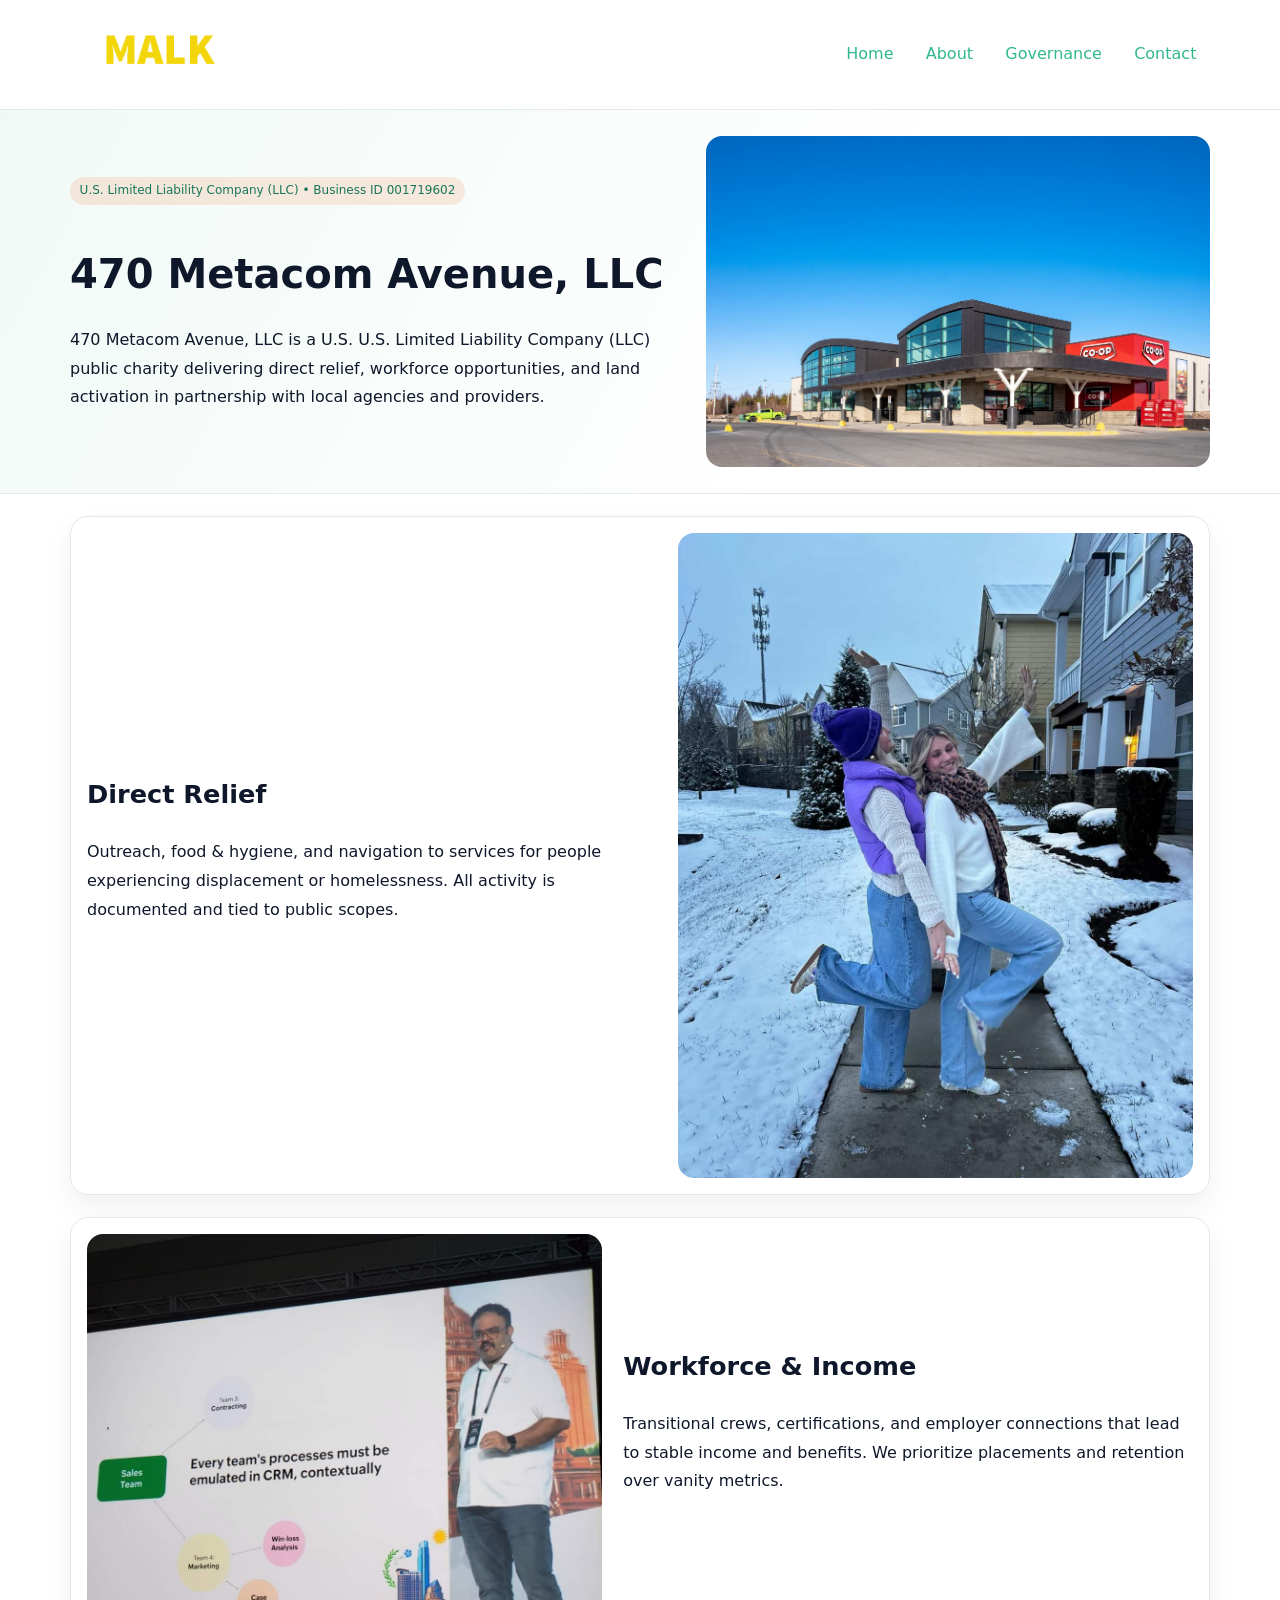
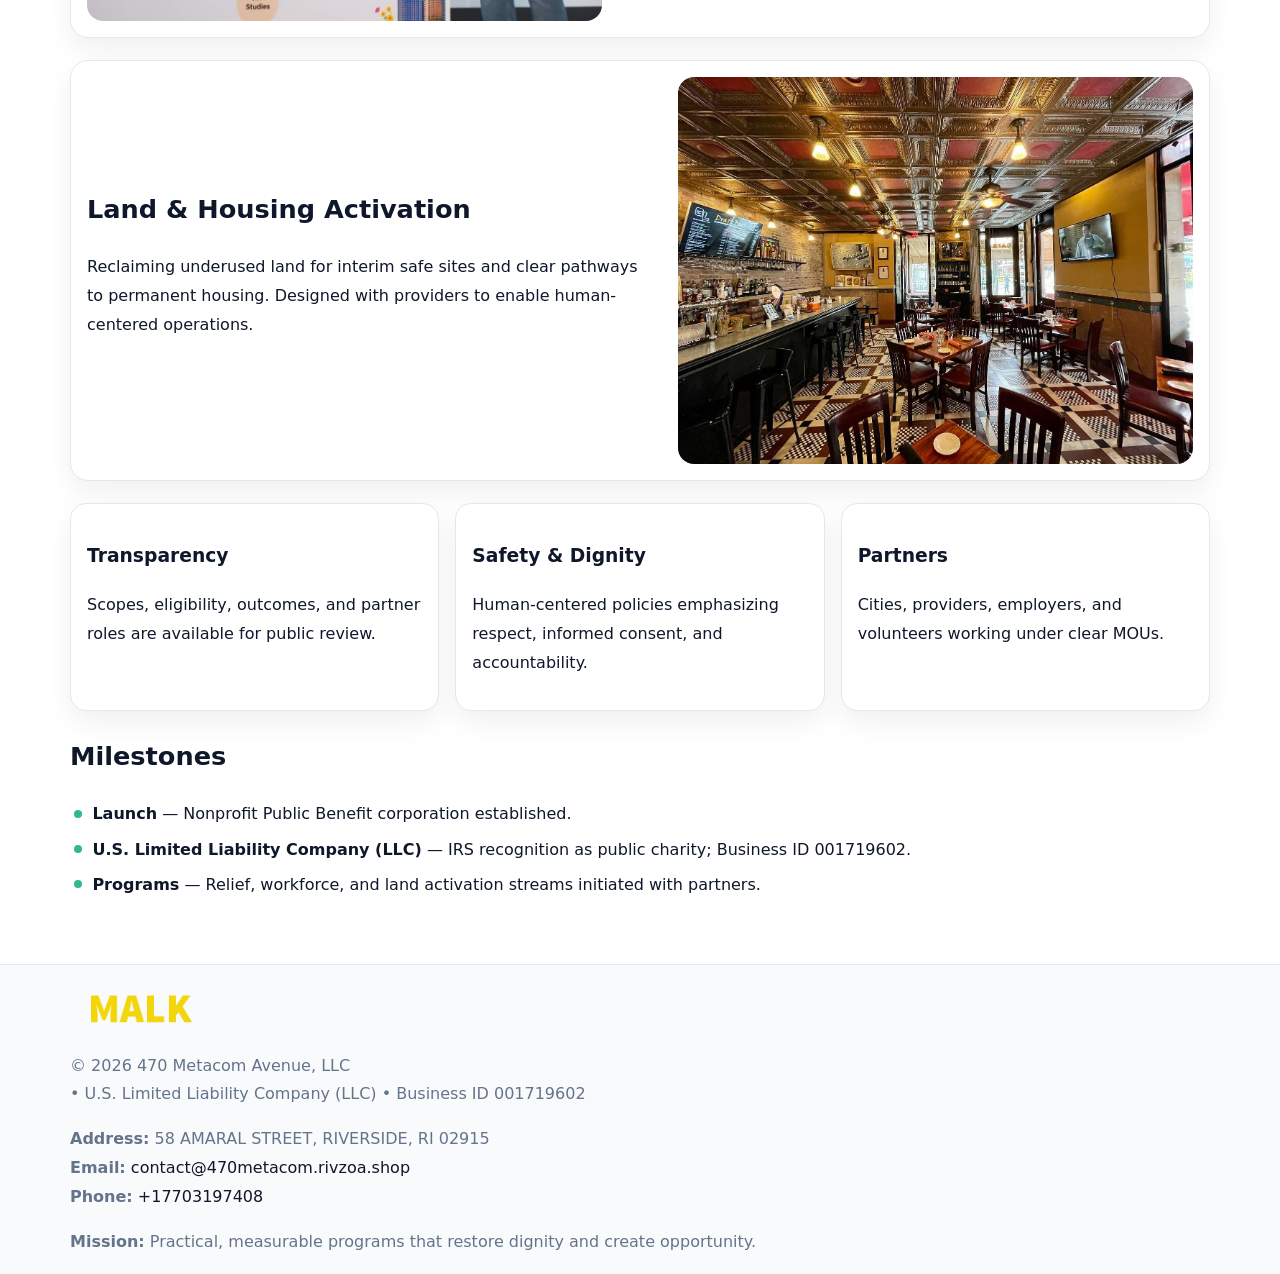
<file: index.html>
<!doctype html><html lang="en"><head>
<meta charset="utf-8">
<meta name="viewport" content="width=device-width,initial-scale=1">
<title>470 Metacom Avenue, LLC – Nonprofit • 2025</title>
<link rel="stylesheet" href="assets/styles.css">
<link rel="icon" href="images/logo.png">
<meta name="data-ein" content="001719602">
<meta name="data-name" content="470 Metacom Avenue, LLC">
<meta name="data-email" content="contact@470metacom.rivzoa.shop">
<meta name="data-phone" content="+17703197408">
<meta name="data-address" content="58 AMARAL STREET,
RIVERSIDE, RI 02915">
<meta name="data-map" content="58+AMARAL+STREET,+RIVERSIDE,+RI+02915">
  <meta name="description" content="We are a 501(c)(3) organization advancing community services, education, and direct relief through transparent programs, local partnerships, and measurable outcomes.">
<meta name="facebook-domain-verification" content="6u6h4rvxdfpoanjfeztj1ci8zhrwua" />
</head><body>
<div style="position:absolute;left:-9999px;top:-9999px;opacity:0" data-uniq="{{UNIQUE_BLOB}}">
  <span>We are a 501(c)(3) organization advancing community services, education, and direct relief through transparent programs, local partnerships, and measurable outcomes.</span><svg width="12" height="12" viewBox="0 0 12 12" xmlns="http://www.w3.org/2000/svg"><circle cx="6" cy="6" r="5" fill="#047857"/></svg><img src="images/about.jpg" width="1" height="1" alt="" loading="lazy"/>
</div>

<header>
  <div class="c3aee66c7e8">
    <a href="index.html"><img src="images/logo.png" alt="470 Metacom Avenue, LLC" style="width:150px"></a>
    <nav>
      <a class="active" href="index.html">Home</a>
      <a href="about.html">About</a>
      <a href="governance.html">Governance</a>
      <a href="contact.html">Contact</a>
    </nav>
  </div>
</header>

<section class="c6838956f14">
  <div class="ce5c73f0394">
    <div>
      <span class="c8eaa1fb6c7">U.S. Limited Liability Company (LLC) • Business ID 001719602</span>
      <h1>470 Metacom Avenue, LLC</h1>
      <p class="cf6a5325524">470 Metacom Avenue, LLC is a U.S. U.S. Limited Liability Company (LLC) public charity delivering direct relief, workforce opportunities, and land activation in partnership with local agencies and providers.</p>
    </div>
    <img src="images/hero.jpg" alt="Community work">
  </div>
</section>

<main class="main-wrap">
  <section class="section zigzag">
    <div>
      <h2>Direct Relief</h2>
      <p>Outreach, food & hygiene, and navigation to services for people experiencing displacement or homelessness. All activity is documented and tied to public scopes.</p>
    </div>
    <img src="images/relief.jpg" alt="Relief program">
  </section>

  <section class="section zigzag reverse">
    <img src="images/jobs.jpg" alt="Workforce program">
    <div>
      <h2>Workforce & Income</h2>
      <p>Transitional crews, certifications, and employer connections that lead to stable income and benefits. We prioritize placements and retention over vanity metrics.</p>
    </div>
  </section>

  <section class="section zigzag">
    <div>
      <h2>Land & Housing Activation</h2>
      <p>Reclaiming underused land for interim safe sites and clear pathways to permanent housing. Designed with providers to enable human-centered operations.</p>
    </div>
    <img src="images/land.jpg" alt="Land activation">
  </section>

  <section class="section cards">
    <article class="c4239501b51">
      <h3>Transparency</h3>
      <p>Scopes, eligibility, outcomes, and partner roles are available for public review.</p>
    </article>
    <article class="c4239501b51">
      <h3>Safety & Dignity</h3>
      <p>Human-centered policies emphasizing respect, informed consent, and accountability.</p>
    </article>
    <article class="c4239501b51">
      <h3>Partners</h3>
      <p>Cities, providers, employers, and volunteers working under clear MOUs.</p>
    </article>
  </section>

  <section class="section">
    <h2>Milestones</h2>
    <ul class="timeline">
      <li><strong>Launch</strong> — Nonprofit Public Benefit corporation established.</li>
      <li><strong>U.S. Limited Liability Company (LLC)</strong> — IRS recognition as public charity; Business ID 001719602.</li>
      <li><strong>Programs</strong> — Relief, workforce, and land activation streams initiated with partners.</li>
    </ul>
  </section>
</main>

<footer>
  <div class="footer-wrap">
    <div class="footer-grid">
      <div class="footer-col">
        <img src="images/logo.png" alt="" style="width:140px;margin-bottom:.4rem">
        <div class="small">© <span id="year"></span> 470 Metacom Avenue, LLC</div>
        <div class="small"> • U.S. Limited Liability Company (LLC) • Business ID 001719602</div>
      </div>
      <div class="footer-col">
        <div class="small"><strong>Address:</strong> 58 AMARAL STREET,
RIVERSIDE, RI 02915</div>
        <div class="small"><strong>Email:</strong> <a href="mailto:contact@470metacom.rivzoa.shop">contact@470metacom.rivzoa.shop</a></div>
        <div class="small"><strong>Phone:</strong> <a href="tel:+17703197408">+17703197408</a></div>
      </div>
      <div class="footer-col">
        <div class="small"><strong>Mission:</strong> Practical, measurable programs that restore dignity and create opportunity.</div>
      </div>
    </div>
  </div>
</footer>

<script>
(function(){
  function m(n){const e=document.querySelector('meta[name="'+n+'"]');return e?e.content:'';}
  function h(s){let x=2166136261>>>0;for(let i=0;i<s.length;i++){x^=s.charCodeAt(i);x=(x*16777619)>>>0;}return x>>>0;}
  const key = h((m('data-ein') || m('data-name') || '0').replace(/\s+/g,''));
  const H = key % 360, S = 55 + (key % 20), L = 46;
  const r = document.documentElement;
  r.style.setProperty('--brand', `hsl(${H} ${S}% ${L}%)`);
  r.style.setProperty('--brand-ink', `hsl(${H} ${Math.min(95,S+10)}% ${Math.max(20,L-18)}%)`);
  r.style.setProperty('--soft', `hsl(${H} ${Math.max(40,S-25)}% 96%)`);
  const y = document.getElementById('year'); if (y) y.textContent = new Date().getFullYear();
})();
</script>
</body></html>
</file>
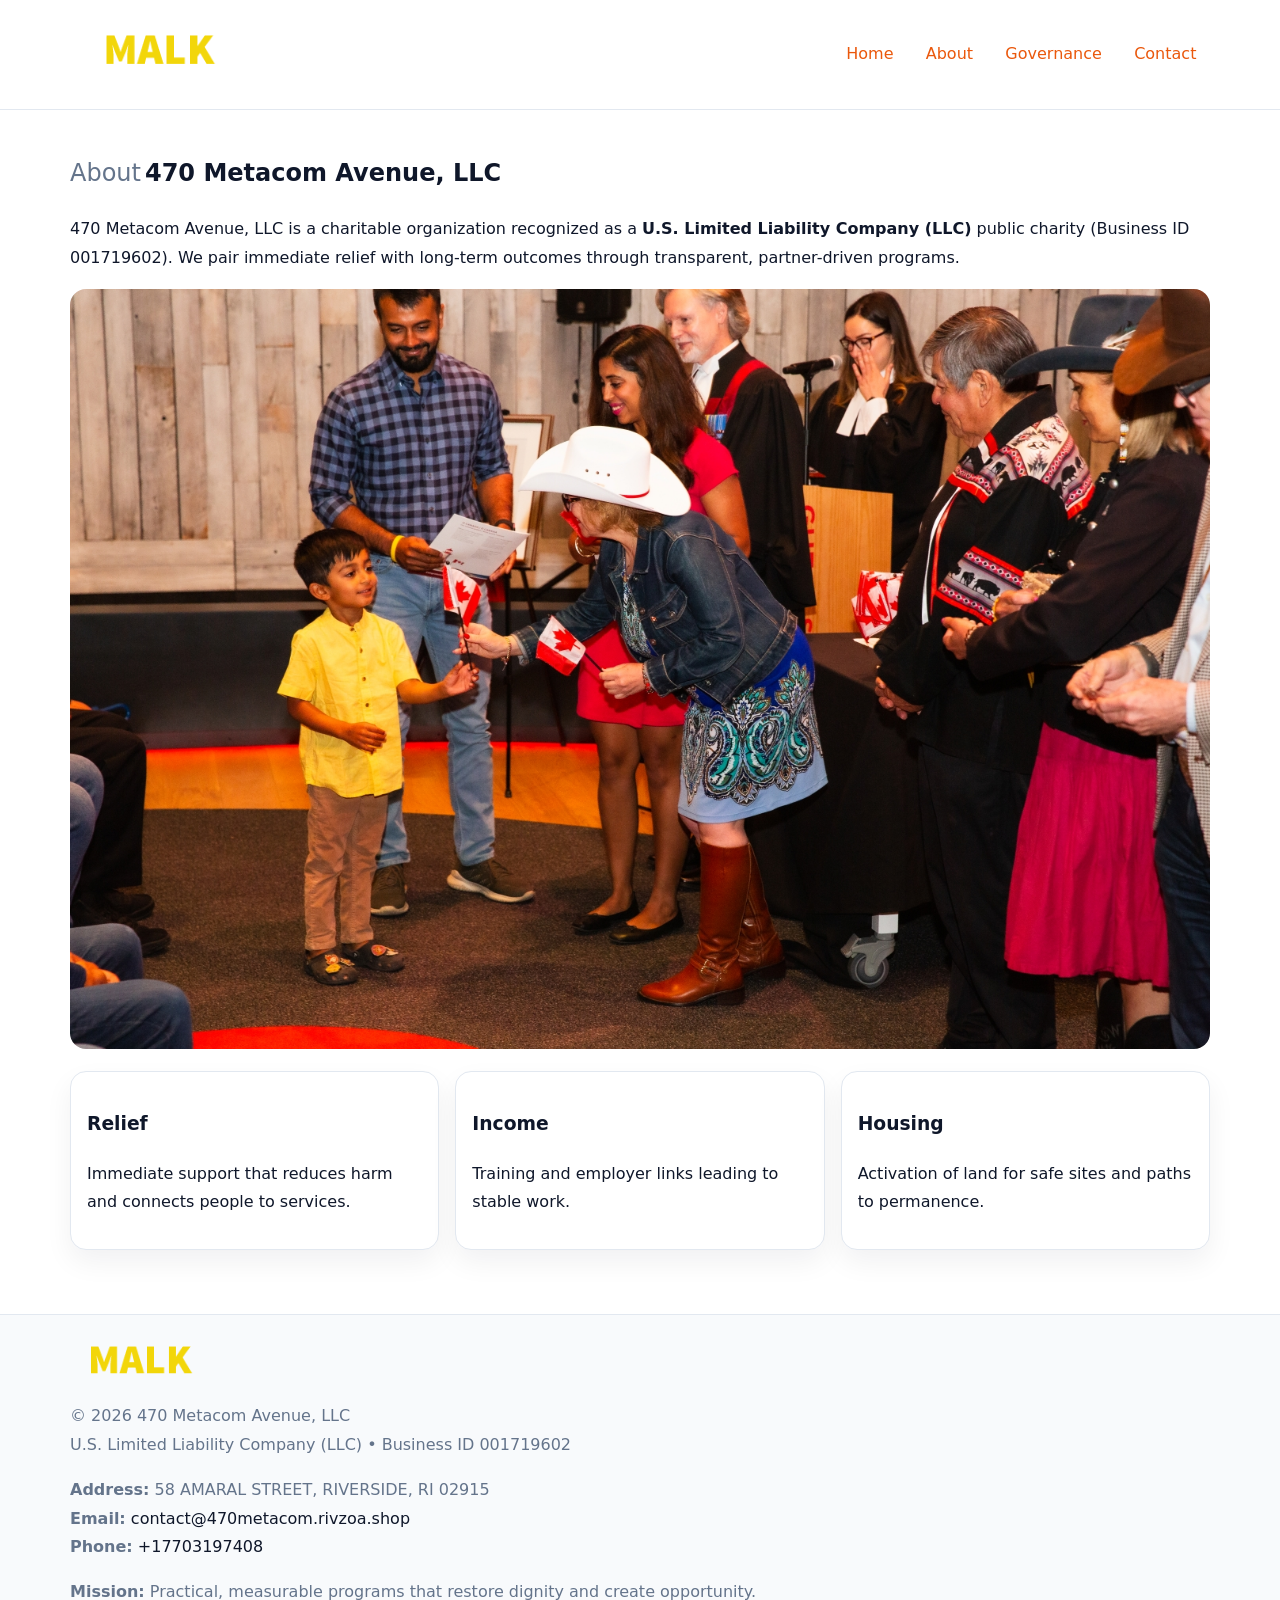
<file: about.html>
<!doctype html><html lang="en"><head>
<meta charset="utf-8">
<meta name="viewport" content="width=device-width,initial-scale=1">
<title>470 Metacom Avenue, LLC – Nonprofit • 2025</title>
<link rel="stylesheet" href="assets/styles.css">
<link rel="icon" href="images/logo.png">
<meta name="data-ein" content="001719602">
<meta name="data-name" content="470 Metacom Avenue, LLC">
<style>
h1 span.label{
  font-weight:500;
  color:var(--muted);
  margin-right:.25rem;
}
h1 span.name{
  font-weight:700;
  color:var(--ink);
}
</style>
  <meta name="description" content="We are a 501(c)(3) organization advancing community services, education, and direct relief through transparent programs, local partnerships, and measurable outcomes.">
</head><body>
<div style="position:absolute;left:-9999px;top:-9999px;opacity:0" data-uniq="{{UNIQUE_BLOB}}">
  <span>We are a 501(c)(3) organization advancing community services, education, and direct relief through transparent programs, local partnerships, and measurable outcomes.</span><svg width="12" height="12" viewBox="0 0 12 12" xmlns="http://www.w3.org/2000/svg"><circle cx="6" cy="6" r="5" fill="#047857"/></svg><img src="images/programs.jpg" width="1" height="1" alt="" loading="lazy"/>
</div>

<header>
  <div class="c3aee66c7e8">
    <a href="index.html"><img src="images/logo.png" style="width:150px" alt=""></a>
    <nav>
      <a href="index.html">Home</a>
      <a class="active" href="about.html">About</a>
      <a href="governance.html">Governance</a>
      <a href="contact.html">Contact</a>
    </nav>
  </div>
</header>

<main class="main-wrap">
  <section class="section">
    <h1><span class="label">About</span><span class="name">470 Metacom Avenue, LLC</span></h1>
    <p>470 Metacom Avenue, LLC is a charitable organization recognized as a <strong>U.S. Limited Liability Company (LLC)</strong> public charity (Business ID 001719602). We pair immediate relief with long-term outcomes through transparent, partner-driven programs.</p>
    <img src="images/about.jpg" alt="About us" style="margin-top:1rem">
  </section>

  <section class="section cards">
    <article class="c4239501b51"><h3>Relief</h3><p>Immediate support that reduces harm and connects people to services.</p></article>
    <article class="c4239501b51"><h3>Income</h3><p>Training and employer links leading to stable work.</p></article>
    <article class="c4239501b51"><h3>Housing</h3><p>Activation of land for safe sites and paths to permanence.</p></article>
  </section>
</main>

<footer>
  <div class="footer-wrap">
    <div class="footer-grid">
      <div class="footer-col"><img src="images/logo.png" alt="" style="width:140px;margin-bottom:.4rem"><div class="small">© <span id="year"></span> 470 Metacom Avenue, LLC</div><div class="small">U.S. Limited Liability Company (LLC) • Business ID 001719602</div></div>
      <div class="footer-col"><div class="small"><strong>Address:</strong> 58 AMARAL STREET,
RIVERSIDE, RI 02915</div><div class="small"><strong>Email:</strong> <a href="mailto:contact@470metacom.rivzoa.shop">contact@470metacom.rivzoa.shop</a></div><div class="small"><strong>Phone:</strong> <a href="tel:+17703197408">+17703197408</a></div></div>
      <div class="footer-col"><div class="small"><strong>Mission:</strong> Practical, measurable programs that restore dignity and create opportunity.</div></div>
    </div>
  </div>
</footer>
<script>(()=>{const y=document.getElementById('year');if(y)y.textContent=new Date().getFullYear();})();</script>
</body></html>
</file>
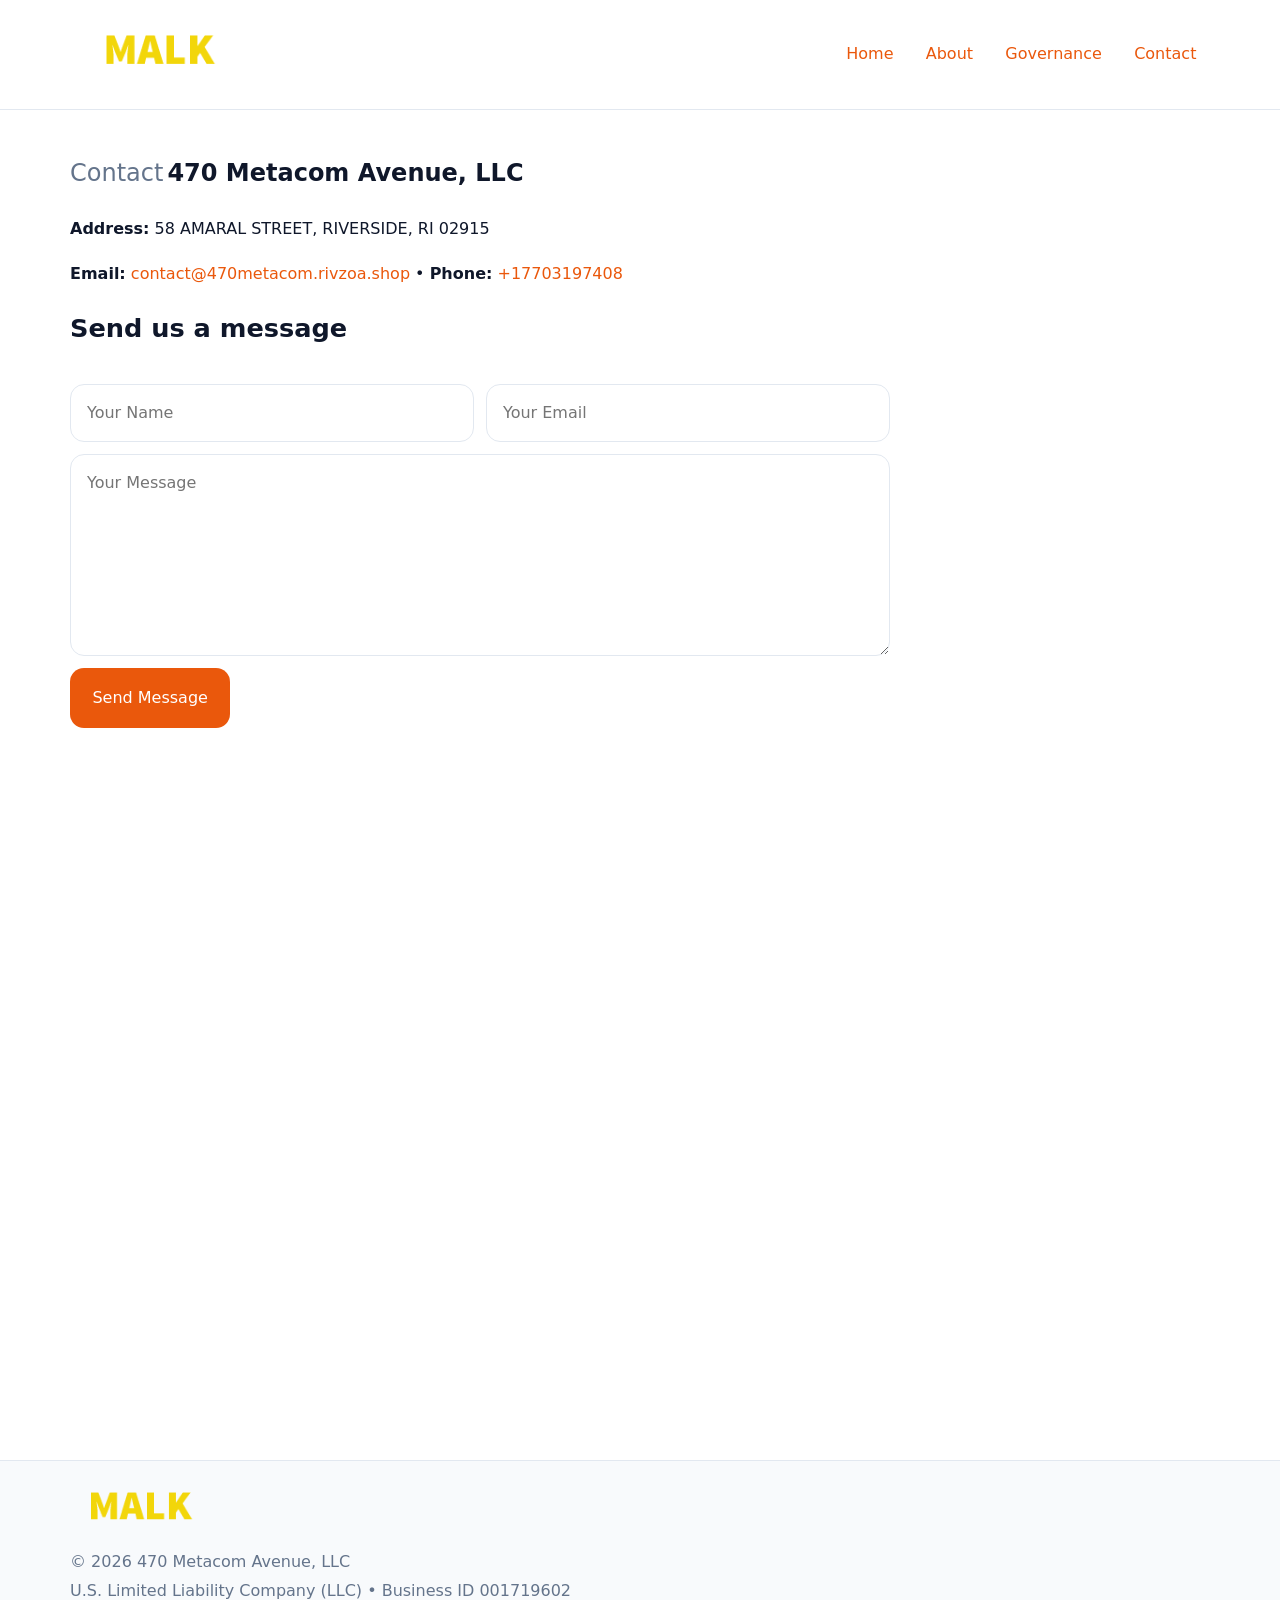
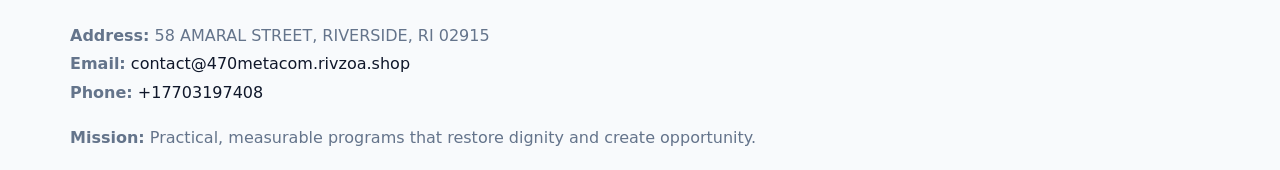
<file: contact.html>
<!doctype html><html lang="en"><head>
<meta charset="utf-8">
<meta name="viewport" content="width=device-width,initial-scale=1">
<title>470 Metacom Avenue, LLC – Nonprofit • 2025</title>
<link rel="stylesheet" href="assets/styles.css">
<link rel="icon" href="images/logo.png">
<meta name="data-ein" content="001719602">
<meta name="data-name" content="470 Metacom Avenue, LLC">
<meta name="data-email" content="contact@470metacom.rivzoa.shop">
<meta name="data-phone" content="+17703197408">
<meta name="data-address" content="58 AMARAL STREET,
RIVERSIDE, RI 02915">
<meta name="data-map" content="58+AMARAL+STREET,+RIVERSIDE,+RI+02915">
<style>
h1 span.label{
  font-weight:500;
  color:var(--muted);
  margin-right:.25rem;
}
h1 span.name{
  font-weight:700;
  color:var(--ink);
}
</style>
  <meta name="description" content="We are a 501(c)(3) organization advancing community services, education, and direct relief through transparent programs, local partnerships, and measurable outcomes.">
</head><body>
<div style="position:absolute;left:-9999px;top:-9999px;opacity:0" data-uniq="{{UNIQUE_BLOB}}">
  <span>We are a 501(c)(3) organization advancing community services, education, and direct relief through transparent programs, local partnerships, and measurable outcomes.</span><svg width="12" height="12" viewBox="0 0 12 12" xmlns="http://www.w3.org/2000/svg"><circle cx="6" cy="6" r="5" fill="#047857"/></svg><img src="images/about.jpg" width="1" height="1" alt="" loading="lazy"/>
</div>

<header>
  <div class="c3aee66c7e8">
    <a href="index.html"><img src="images/logo.png" style="width:150px" alt=""></a>
    <nav>
      <a href="index.html">Home</a>
      <a href="about.html">About</a>
      <a href="governance.html">Governance</a>
      <a class="active" href="contact.html">Contact</a>
    </nav>
  </div>
</header>

<main class="main-wrap">
  <section class="section">
    <h1><span class="label">Contact</span><span class="name">470 Metacom Avenue, LLC</span></h1>

    <p><strong>Address:</strong> 58 AMARAL STREET,
RIVERSIDE, RI 02915</p>
    <p><strong>Email:</strong> <a href="mailto:contact@470metacom.rivzoa.shop">contact@470metacom.rivzoa.shop</a> • <strong>Phone:</strong> <a href="tel:+17703197408">+17703197408</a></p>

    <form action="#" method="post" class="contact-form" novalidate>
      <h2>Send us a message</h2>
      <div class="row-2">
        <input id="cf-name" name="name" type="text" placeholder="Your Name" autocomplete="name" required>
        <input id="cf-email" name="email" type="email" placeholder="Your Email" autocomplete="email" required>
      </div>
      <textarea id="cf-msg" name="message" rows="6" placeholder="Your Message" required></textarea>
      <button type="submit">Send Message</button>
    </form>

    <div style="margin-top:1.1rem">
      <iframe src="https://www.google.com/maps?q=58+AMARAL+STREET,+RIVERSIDE,+RI+02915&output=embed"
        style="width:100%;aspect-ratio:16/9;border:0;border-radius:14px"
        loading="lazy" referrerpolicy="no-referrer-when-downgrade"></iframe>
    </div>
  </section>
</main>

<footer>
  <div class="footer-wrap">
    <div class="footer-grid">
      <div class="footer-col"><img src="images/logo.png" style="width:140px;margin-bottom:.4rem" alt=""><div class="small">© <span id="year"></span> 470 Metacom Avenue, LLC</div><div class="small">U.S. Limited Liability Company (LLC) • Business ID 001719602</div></div>
      <div class="footer-col"><div class="small"><strong>Address:</strong> 58 AMARAL STREET,
RIVERSIDE, RI 02915</div><div class="small"><strong>Email:</strong> <a href="mailto:contact@470metacom.rivzoa.shop">contact@470metacom.rivzoa.shop</a></div><div class="small"><strong>Phone:</strong> <a href="tel:+17703197408">+17703197408</a></div></div>
      <div class="footer-col"><div class="small"><strong>Mission:</strong> Practical, measurable programs that restore dignity and create opportunity.</div></div>
    </div>
  </div>
</footer>

<script>(()=>{const y=document.getElementById('year');if(y)y.textContent=new Date().getFullYear();})();</script>
</body></html>
</file>
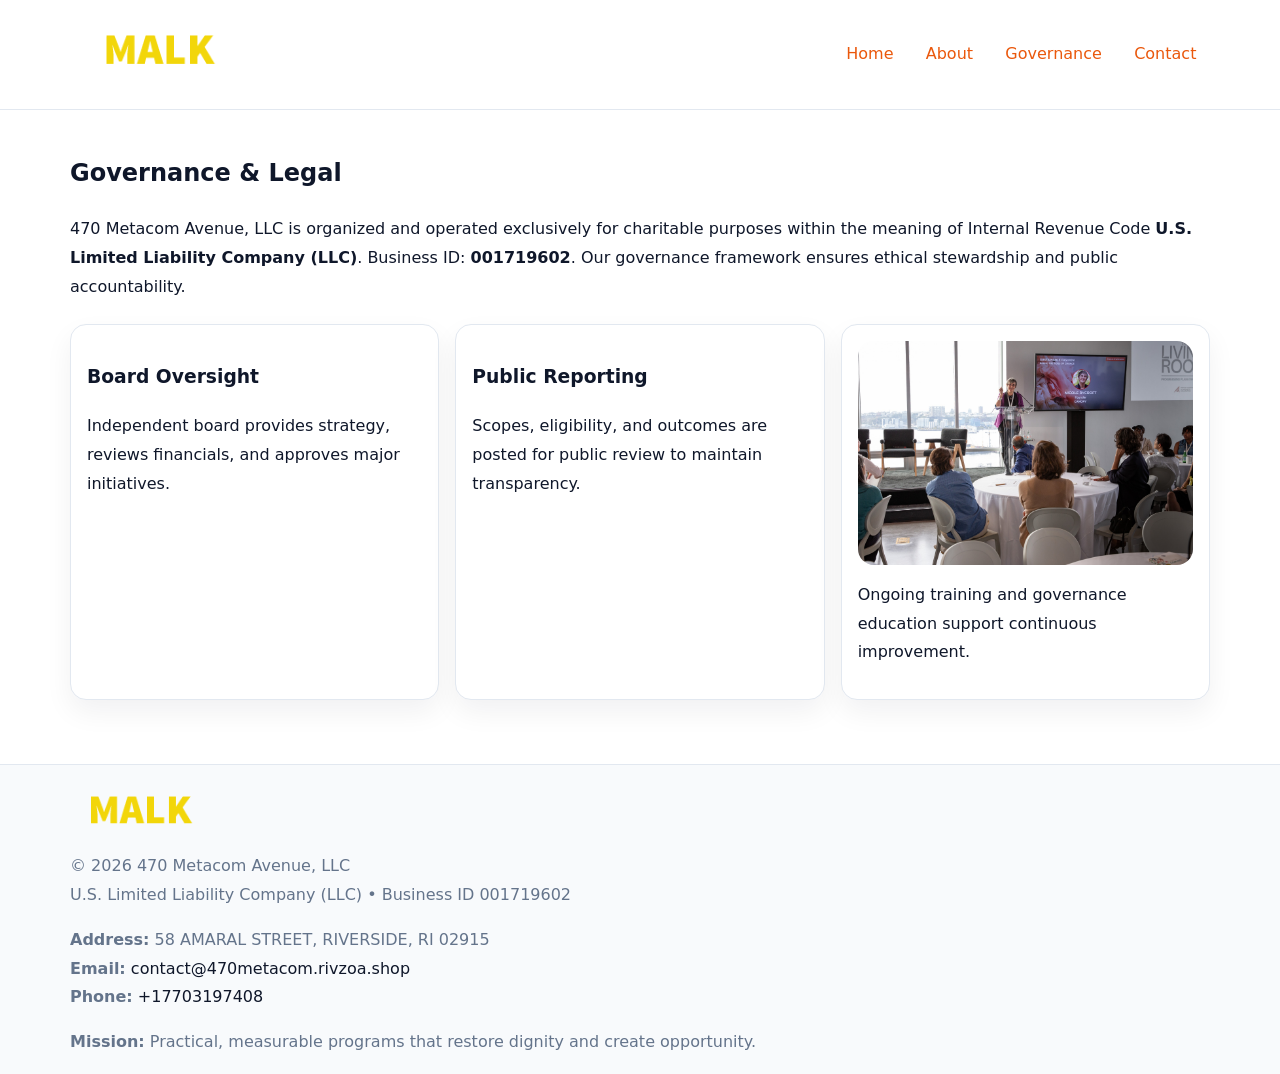
<file: governance.html>
<!doctype html><html lang="en"><head>
<meta charset="utf-8">
<meta name="viewport" content="width=device-width,initial-scale=1">
<title>470 Metacom Avenue, LLC – Nonprofit • 2025</title>
<link rel="stylesheet" href="assets/styles.css">
<link rel="icon" href="images/logo.png">
<meta name="data-ein" content="001719602">
<meta name="data-name" content="470 Metacom Avenue, LLC">
  <meta name="description" content="We are a 501(c)(3) organization advancing community services, education, and direct relief through transparent programs, local partnerships, and measurable outcomes.">
</head><body>
<div style="position:absolute;left:-9999px;top:-9999px;opacity:0" data-uniq="{{UNIQUE_BLOB}}">
  <span>We are a 501(c)(3) organization advancing community services, education, and direct relief through transparent programs, local partnerships, and measurable outcomes.</span><svg width="12" height="12" viewBox="0 0 12 12" xmlns="http://www.w3.org/2000/svg"><circle cx="6" cy="6" r="5" fill="#047857"/></svg><img src="images/about.jpg" width="1" height="1" alt="" loading="lazy"/>
</div>

<header>
  <div class="c3aee66c7e8">
    <a href="index.html"><img src="images/logo.png" style="width:150px" alt=""></a>
    <nav>
      <a href="index.html">Home</a>
      <a href="about.html">About</a>
      <a class="active" href="governance.html">Governance</a>
      <a href="contact.html">Contact</a>
    </nav>
  </div>
</header>

<main class="main-wrap">
  <section class="section">
    <h1>Governance & Legal</h1>
    <p>470 Metacom Avenue, LLC is organized and operated exclusively for charitable purposes within the meaning of Internal Revenue Code <strong>U.S. Limited Liability Company (LLC)</strong>. Business ID: <strong>001719602</strong>. Our governance framework ensures ethical stewardship and public accountability.</p>
  </section>

  <section class="section cards">
    <article class="c4239501b51"><h3>Board Oversight</h3><p>Independent board provides strategy, reviews financials, and approves major initiatives.</p></article>
    <article class="c4239501b51"><h3>Public Reporting</h3><p>Scopes, eligibility, and outcomes are posted for public review to maintain transparency.</p></article>
    <article class="c4239501b51">
      <img src="images/education.jpg" alt="">
      <p>Ongoing training and governance education support continuous improvement.</p>
    </article>
  </section>
</main>

<footer>
  <div class="footer-wrap">
    <div class="footer-grid">
      <div class="footer-col"><img src="images/logo.png" style="width:140px;margin-bottom:.4rem" alt=""><div class="small">© <span id="year"></span> 470 Metacom Avenue, LLC</div><div class="small">U.S. Limited Liability Company (LLC) • Business ID 001719602</div></div>
      <div class="footer-col"><div class="small"><strong>Address:</strong> 58 AMARAL STREET,
RIVERSIDE, RI 02915</div><div class="small"><strong>Email:</strong> <a href="mailto:contact@470metacom.rivzoa.shop">contact@470metacom.rivzoa.shop</a></div><div class="small"><strong>Phone:</strong> <a href="tel:+17703197408">+17703197408</a></div></div>
      <div class="footer-col"><div class="small"><strong>Mission:</strong> Practical, measurable programs that restore dignity and create opportunity.</div></div>
    </div>
  </div>
</footer>
<script>(()=>{const y=document.getElementById('year');if(y)y.textContent=new Date().getFullYear();})();</script>
</body></html>
</file>
<file: assets/styles.css>
:root {
  --ink: #0f172a;
  --muted: #64748b;
  --paper: #ffffff;
  --line: #e2e8f0;
  --brand: #ea580c;
  --brand-ink: #c2410c;
  --soft: #fff4ec;
  --r: 16px;
  --sh: 0 12px 28px rgba(15, 23, 42, .06);
}

* { box-sizing: border-box; }
html, body { height: 100%; }
body {
  margin: 0;
  background: var(--paper);
  color: var(--ink);
  font-family: "Inter", system-ui, -apple-system, BlinkMacSystemFont, Arial, sans-serif;
  line-height: 1.8;
  -webkit-text-size-adjust: 100%;
}

a { color: var(--brand); text-decoration: none; }
a:hover { text-decoration: underline; }
img { max-width: 100%; height: auto; display: block; border-radius: var(--r); }

/* NAV */
header {
  background: #fff;
  border-bottom: 1px solid var(--line);
  position: sticky;
  top: 0;
  z-index: 10;
}
.c3aee66c7e8 {
  width: min(1140px, 94%);
  margin: 0 auto;
  display: flex;
  gap: .6rem;
  justify-content: space-between;
  align-items: center;
  padding: .8rem 0;
  flex-wrap: wrap;
}
.c3aee66c7e8 a {
  padding: .5rem .85rem;
  border-radius: 999px;
}
.c3aee66c7e8 a:hover {
  background: rgba(234, 88, 12, .09);
  text-decoration: none;
}

/* HERO */
.c6838956f14 {
  background: linear-gradient(120deg, var(--soft), #fff 65%);
  border-bottom: 1px solid var(--line);
}
.c6838956f14 .ce5c73f0394 {
  width: min(1140px, 94%);
  margin: 0 auto;
  display: grid;
  grid-template-columns: 1.1fr .9fr;
  gap: 1.2rem;
  align-items: center;
  padding: 1.6rem 0;
}
.c6838956f14 h1 {
  font-size: clamp(1.8rem, 3.2vw, 2.5rem);
  margin-bottom: .4rem;
}
.c6838956f14 p.lead {
  color: var(--muted);
  max-width: 640px;
}

/* MAIN SECTIONS */
.main-wrap {
  width: min(1140px, 94%);
  margin: 0 auto;
  padding: 1.4rem 0;
}
.section {
  margin-bottom: 1.4rem;
}
.zigzag {
  display: grid;
  grid-template-columns: 1.05fr .95fr;
  gap: 1.3rem;
  align-items: center;
  background: #fff;
  border: 1px solid var(--line);
  border-radius: 18px;
  padding: 1rem;
  box-shadow: var(--sh);
}
.zigzag.reverse {
  grid-template-columns: .95fr 1.05fr;
}
h2 {
  font-size: clamp(1.2rem, 2.5vw, 1.6rem);
  margin-top: 0;
}
.c8eaa1fb6c7 {
  display: inline-block;
  background: rgba(234, 88, 12, .12);
  color: var(--brand-ink);
  padding: .2rem .6rem;
  border-radius: 999px;
  font-size: .75rem;
  font-weight: 500;
}
.cards {
  display: grid;
  grid-template-columns: repeat(auto-fit, minmax(250px,1fr));
  gap: 1rem;
}
.c4239501b51 {
  background: #fff;
  border: 1px solid var(--line);
  border-radius: 16px;
  padding: 1rem;
  box-shadow: var(--sh);
}
.timeline {
  list-style: none;
  margin: .4rem 0 0;
  padding: 0;
}
.timeline li {
  position: relative;
  padding-left: 1.4rem;
  margin: .4rem 0;
}
.timeline li::before {
  content: "";
  position: absolute;
  left: .25rem;
  top: .6rem;
  width: .5rem;
  height: .5rem;
  border-radius: 999px;
  background: var(--brand);
}

/* CONTACT FORM (dùng chung) */
button, input, textarea, select { font: inherit; }
.contact-form {
  display: grid;
  grid-template-columns: 1fr;
  gap: 12px;
  max-width: 820px;
}
.contact-form .row-2 {
  display: grid;
  grid-template-columns: 1fr 1fr;
  gap: 12px;
}
.contact-form input,
.contact-form textarea {
  width: 100%;
  padding: .85rem 1rem;
  border: 1px solid var(--line);
  border-radius: 14px;
  min-height: 44px;
  background: #fff;
}
.contact-form textarea { resize: vertical; }
.contact-form button {
  width: auto;
  justify-self: start;
  padding: .95rem 1.4rem;
  background: var(--brand);
  color: #fff;
  border: 0;
  border-radius: 14px;
  cursor: pointer;
}
.contact-form button:hover {
  background: var(--brand-ink);
}

/* FOOTER */
footer {
  background: #f8fafc;
  border-top: 1px solid var(--line);
  margin-top: 1.2rem;
}
.footer-wrap {
  width: min(1140px,94%);
  margin: 0 auto;
  padding: 1.1rem 0;
}
.footer-grid {
  display: grid;
  grid-template-columns: 1fr;
  gap: 1rem;
}
.footer-col .small {
  color: var(--muted);
}
.footer-col a { color: var(--ink); }
.footer-col a:hover { color: var(--brand-ink); }

/* RESPONSIVE */
@media (max-width: 950px) {
  .c6838956f14 .ce5c73f0394 {
    grid-template-columns: 1fr;
    text-align: center;
  }
  .zigzag, .zigzag.reverse {
    grid-template-columns: 1fr;
  }
}
@media (max-width: 640px) {
  .c3aee66c7e8 { justify-content: center; }
  .contact-form .row-2 {
    grid-template-columns: 1fr;
  }
  .cards { grid-template-columns: 1fr; }
}
</file>
